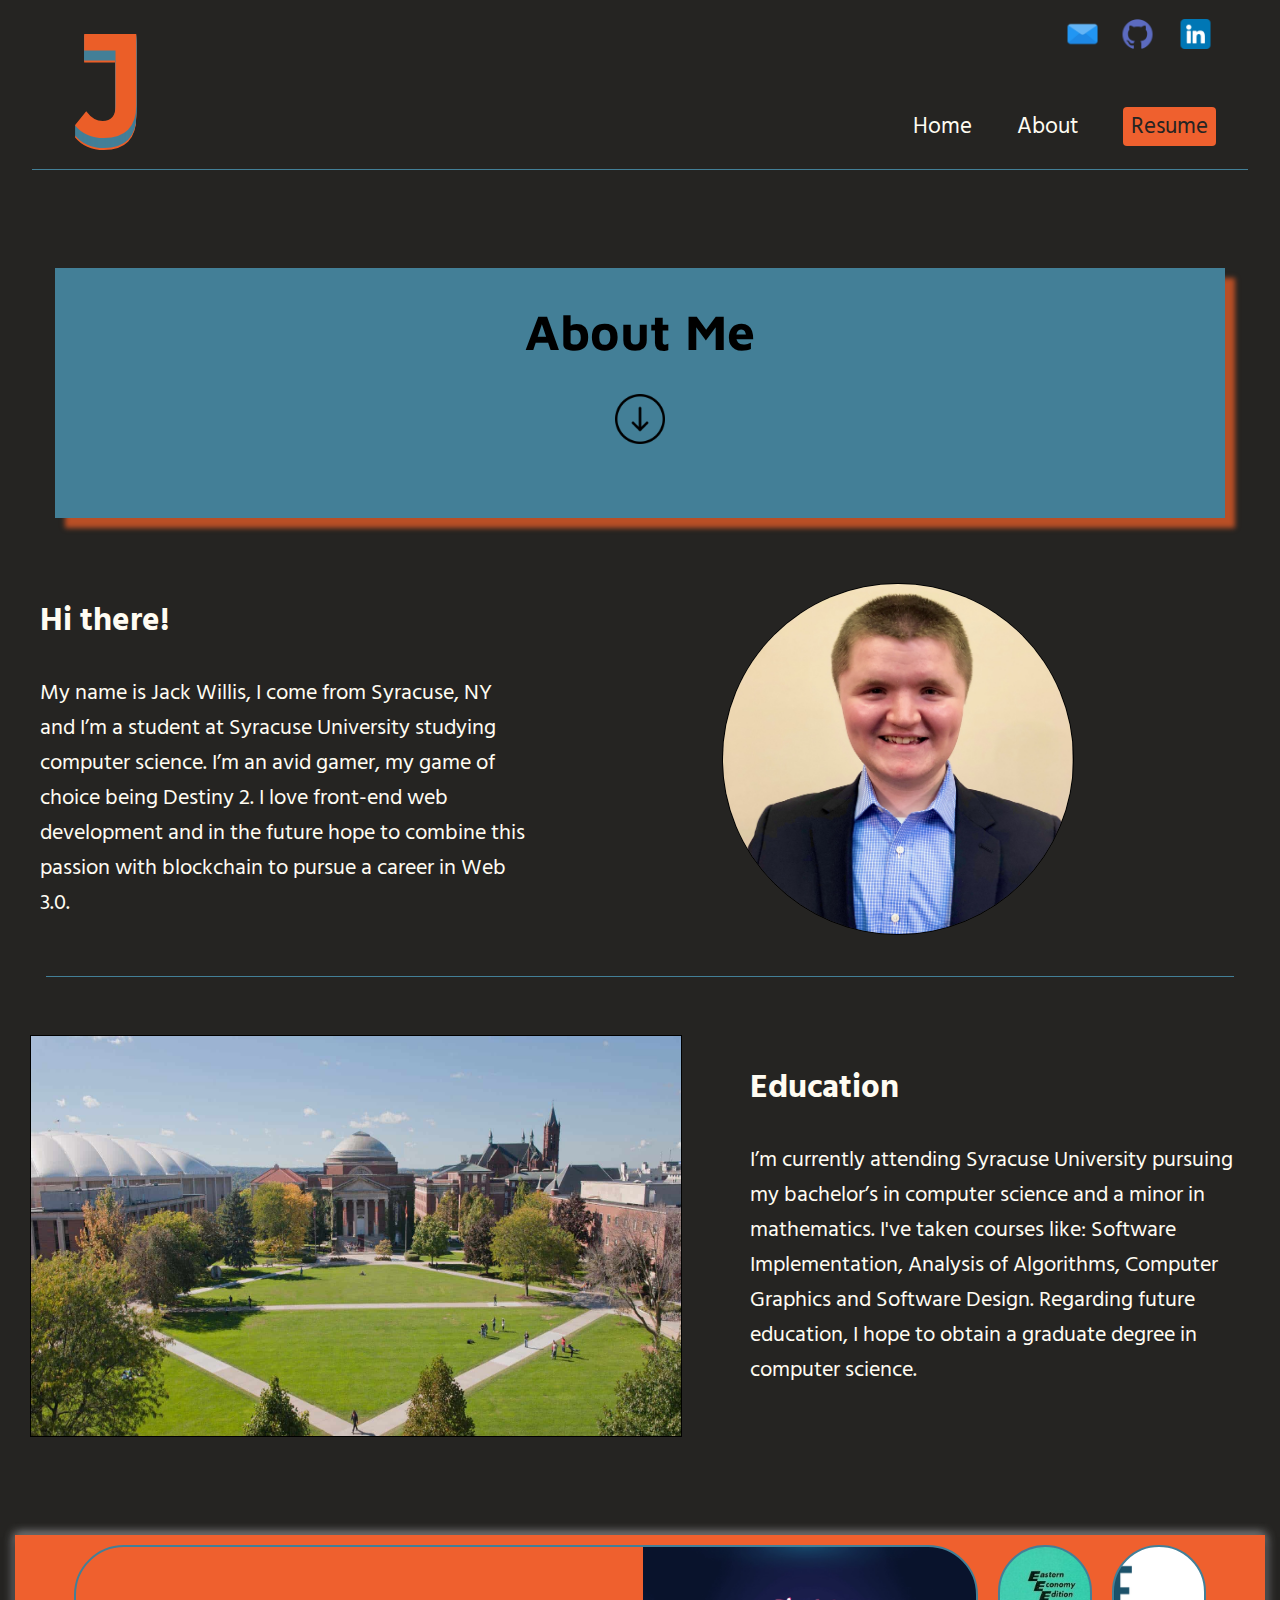
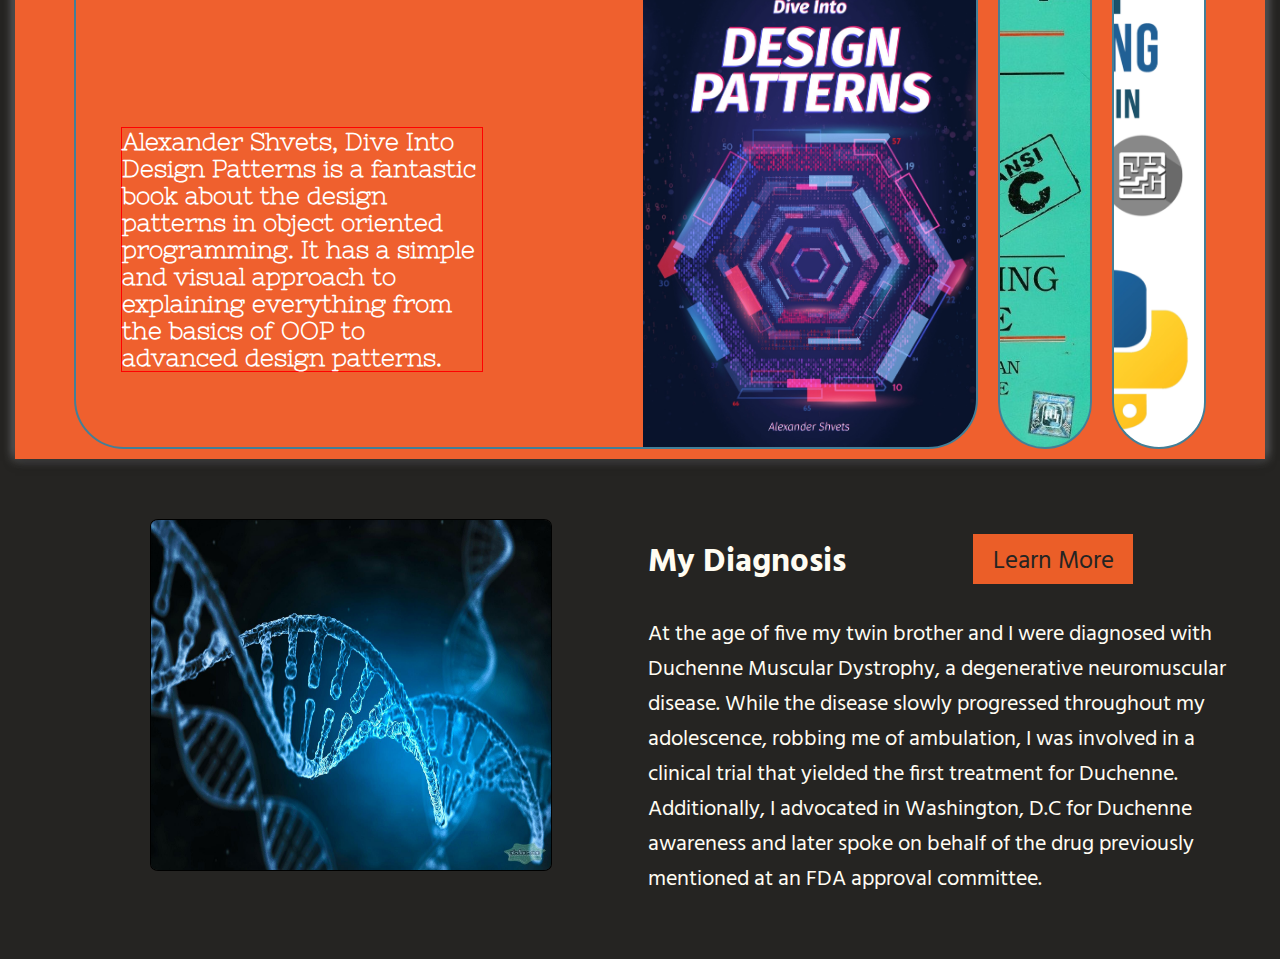
<file: about.html>
<!DOCTYPE html>
<html lang="en">

<head>
    <meta charset="UTF-8">
    <meta http-equiv="X-UA-Compatible" content="IE=edge">
    <meta name="viewport" content="width=device-width, initial-scale=1.0">
    <link rel="stylesheet" href="styles.css">
    <title>Jack's Website - About</title>
    <style>
        body {
            background-color: #252422;
        }
    </style>
</head>

<body>
    <div class="logo">
        <a href="index.html" style="color: #EB5E28"><span class="logo-text">J</span></a>
    </div>
    <div class="social-menu">
        <ul class="social-icons">
            <li id="email-icon">
                <a href="contact.html">
                    <img src="images/email.png" alt="" width="30" />
                </a>
            </li>
            <li id="github-icon">
                <a href="https://github.com/jackwillis517">
                    <img src="images/github.png" alt="" width="30" />
                </a>
            </li>
            <li id="linkedin-icon">
                <a href="https://www.linkedin.com/in/jack-willis-3b0b18127/">
                    <img src="images/linkedin.png" alt="" width="30" />
                </a>
            </li>
        </ul>
    </div>

    <nav class="navbar">
        <ul class="links">
            <li>
                <a id="link-home-dark" href="index.html">
                    Home
                </a>
            </li>
            <li>
                <a id="link-about-dark" href="about.html">
                    About
                </a>
            </li>
            <li>
                <a id="link-resume-dark" href="resume.html">
                    Resume
                </a>
            </li>
        </ul>
        <hr class="blue-hr">
    </nav>

    <div class="about-container flex">
        <div class="banner-1">
            <h1>About Me</h1>
            <img id="arrowDown" src="images/arrowDown.png" alt="" width="50" height="50">
        </div>
    
        <div class="section-1">
            <div id="section-1-text">
                <h2>Hi there!</h2>
                <p>My name is Jack Willis, I come from Syracuse, NY and I’m a student at Syracuse University studying
                computer science. I’m an avid gamer, my game of choice being Destiny 2.
                I love front-end web development and in the future hope to combine this passion with 
                blockchain to pursue a career in Web 3.0.</p>
            </div>
            <div id="section-1-image">
                <img id="smile" src="images/headshot.jpg" alt="" width="350" height="350">
            </div>
        </div>
    
        <hr class="blue-hr">
    
        <div class="section-2">
            <div id="section-2-image">
                <img id="su" src="images/su.jfif" alt="" width="650" height="400">
            </div>
            <div id="section-2-text">
                <h2>Education</h2>
                <p>I’m currently attending Syracuse University pursuing my bachelor’s in computer science and a minor in mathematics. I've 
                taken courses like: Software Implementation, Analysis of Algorithms, Computer Graphics and Software Design. Regarding future education, 
                I hope to obtain a graduate degree in computer science.</p>
            </div>
        </div>
    
        <div class="banner-2">
            
            <div class="cards-container">
                <div class="panel active"
                    style="background-image: url('images/designPatterns.jfif'); background-position: right;">
                    <h3>Alexander Shvets, Dive Into Design Patterns is a fantastic book about the design patterns in object oriented programming. It has a simple and visual approach to explaining everything from the basics of OOP to advanced design patterns.</h3>
                </div>
                <div class="panel"
                    style="background-image: url('images/kr.jfif');  background-position: right; ">
                    <h3>River</h3>
                </div>
                <div class="panel"
                    style="background-image: url('images/pythonbook.png');  background-position: right;">
                    <h3>Wheat Field</h3>
                </div>
                
                
            </div>
        </div>
    
        <div class="section-3">
            <div id="section-3-image">
                <img id="dna" src="images/dna.jfif" alt="" width="400" height="350">
            </div>
            <div id="section-3-text">
                <h2>My Diagnosis</h2>
                <p>At the age of five my twin brother and I were diagnosed with Duchenne Muscular Dystrophy, a degenerative neuromuscular
                disease. While the disease slowly progressed throughout my adolescence, robbing me of ambulation, I was involved in a
                clinical trial that yielded the first treatment for Duchenne. Additionally, I advocated in Washington, D.C for Duchenne
                awareness and later spoke on behalf of the drug previously mentioned at an FDA approval committee.</p>
                <div id="section-3-button">
                    <a id="learn-more-button"href="https://www.parentprojectmd.org/">Learn More</a>
                </div>
            </div>
        </div>
    </div>

    <script src="main.js"></script>
</body>
</html>
</file>
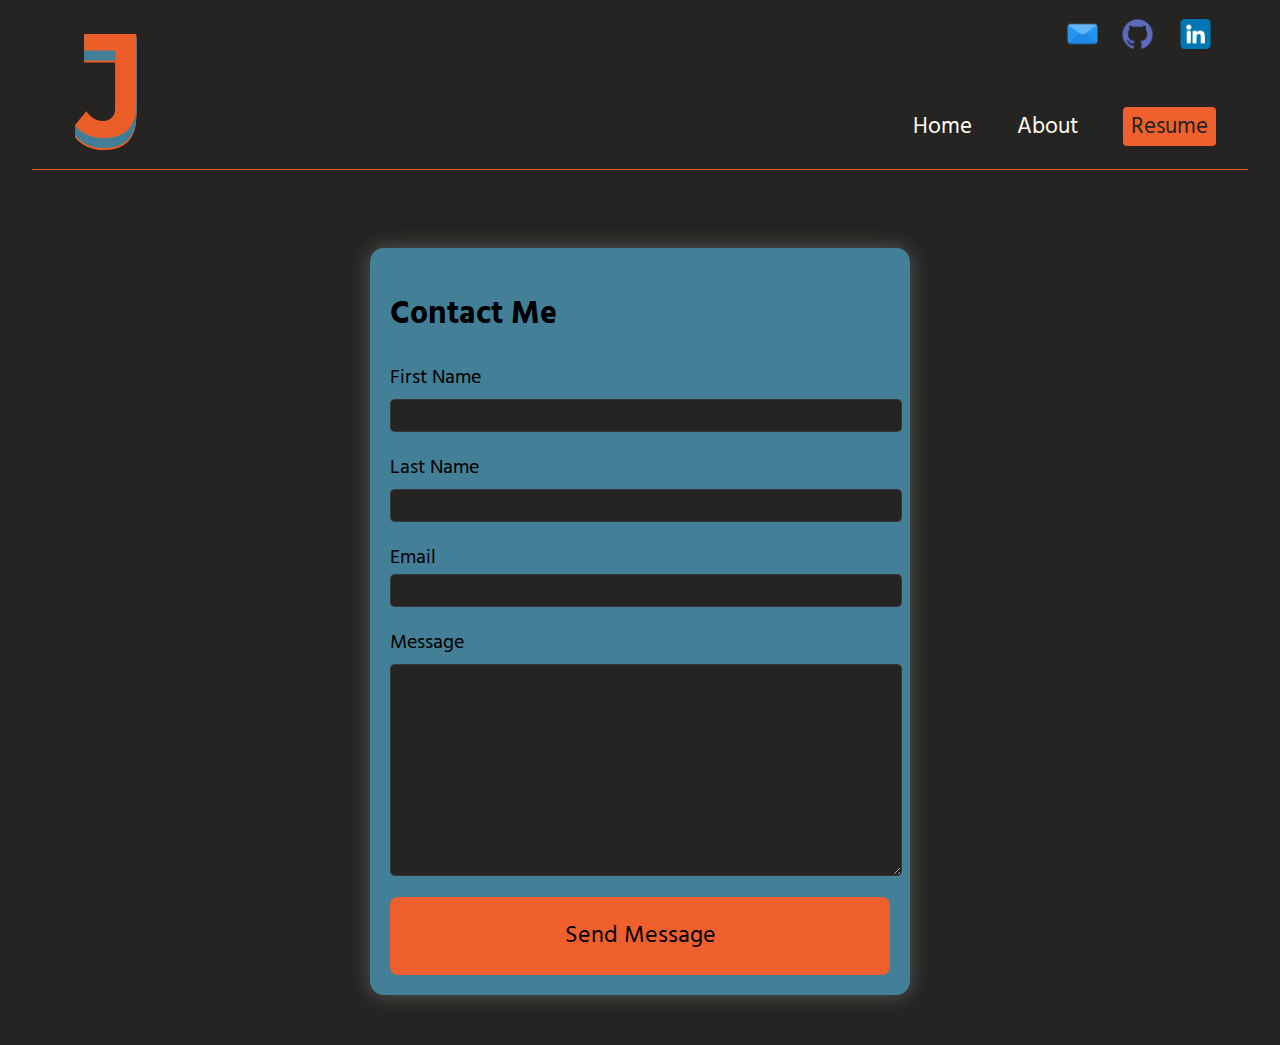
<file: contact.html>
<!DOCTYPE html>
<html lang="en">
<head>
    <meta charset="UTF-8">
    <meta http-equiv="X-UA-Compatible" content="IE=edge">
    <meta name="viewport" content="width=device-width, initial-scale=1.0">
    <link rel="stylesheet" href="styles.css">
    <title>Jack's Website - Contact</title>
    <style>
        body {
            background-color: #252422;
        }
    </style>
</head>

<body>
    <div class="logo">
        <a href="index.html" style="color: #EB5E28"><span class="logo-text">J</span></a>
    </div>
    <div class="social-menu">
        <ul class="social-icons">
            <li id="email-icon">
                <a href="contact.html">
                    <img src="images/email.png" alt="" width="30" />
                </a>
            </li>
            <li id="github-icon">
                <a href="https://github.com/jackwillis517">
                    <img src="images/github.png" alt="" width="30" />
                </a>
            </li>
            <li id="linkedin-icon">
                <a href="https://www.linkedin.com/in/jack-willis-3b0b18127/">
                    <img src="images/linkedin.png" alt="" width="30" />
                </a>
            </li>
        </ul>
    </div>

    <nav class="navbar">
        <ul class="links">
            <li>
                <a id="link-home-dark" href="index.html">
                    Home
                </a>
            </li>
            <li>
                <a id="link-about-dark" href="about.html">
                    About
                </a>
            </li>
            <li>
                <a id="link-resume-dark" href="resume.html">
                    Resume
                </a>
            </li>
        </ul>
        <hr class="orange-hr">
    </nav>

    <div class="contact-body">
        <section class="contact-section">
            <div class="contact-container">
                <form action="https://formspree.io/f/xoqrqogq" method="POST" id="my-form">
                    <h1>Contact Me</h1>
                    <div class="form-group">
                        <label for="firstName">First Name</label>
                        <input type="text" id="firstName" name="firstName">
                    </div>
    
                    <div class="form-group">
                        <label for="lastName">Last Name</label>
                        <input type="text" id="lastName" name="lastName">
                    </div>
                    <div class="form-group">
                        <label for="email">Email</label>
                        <input type="email" id="email" name="email">
                    </div>
                    <div class="form-group">
                        <label for="message">Message</label>
                        <textarea name="message" id="message" cols="30" rows="10"></textarea>
                    </div>

                    <button type="submit">Send Message</button>
                </form>
    
            </div>
            <div id="status"></div>
        </section>
    </div>
    

    <script src="main.js"></script>
</body>

</html>
</file>
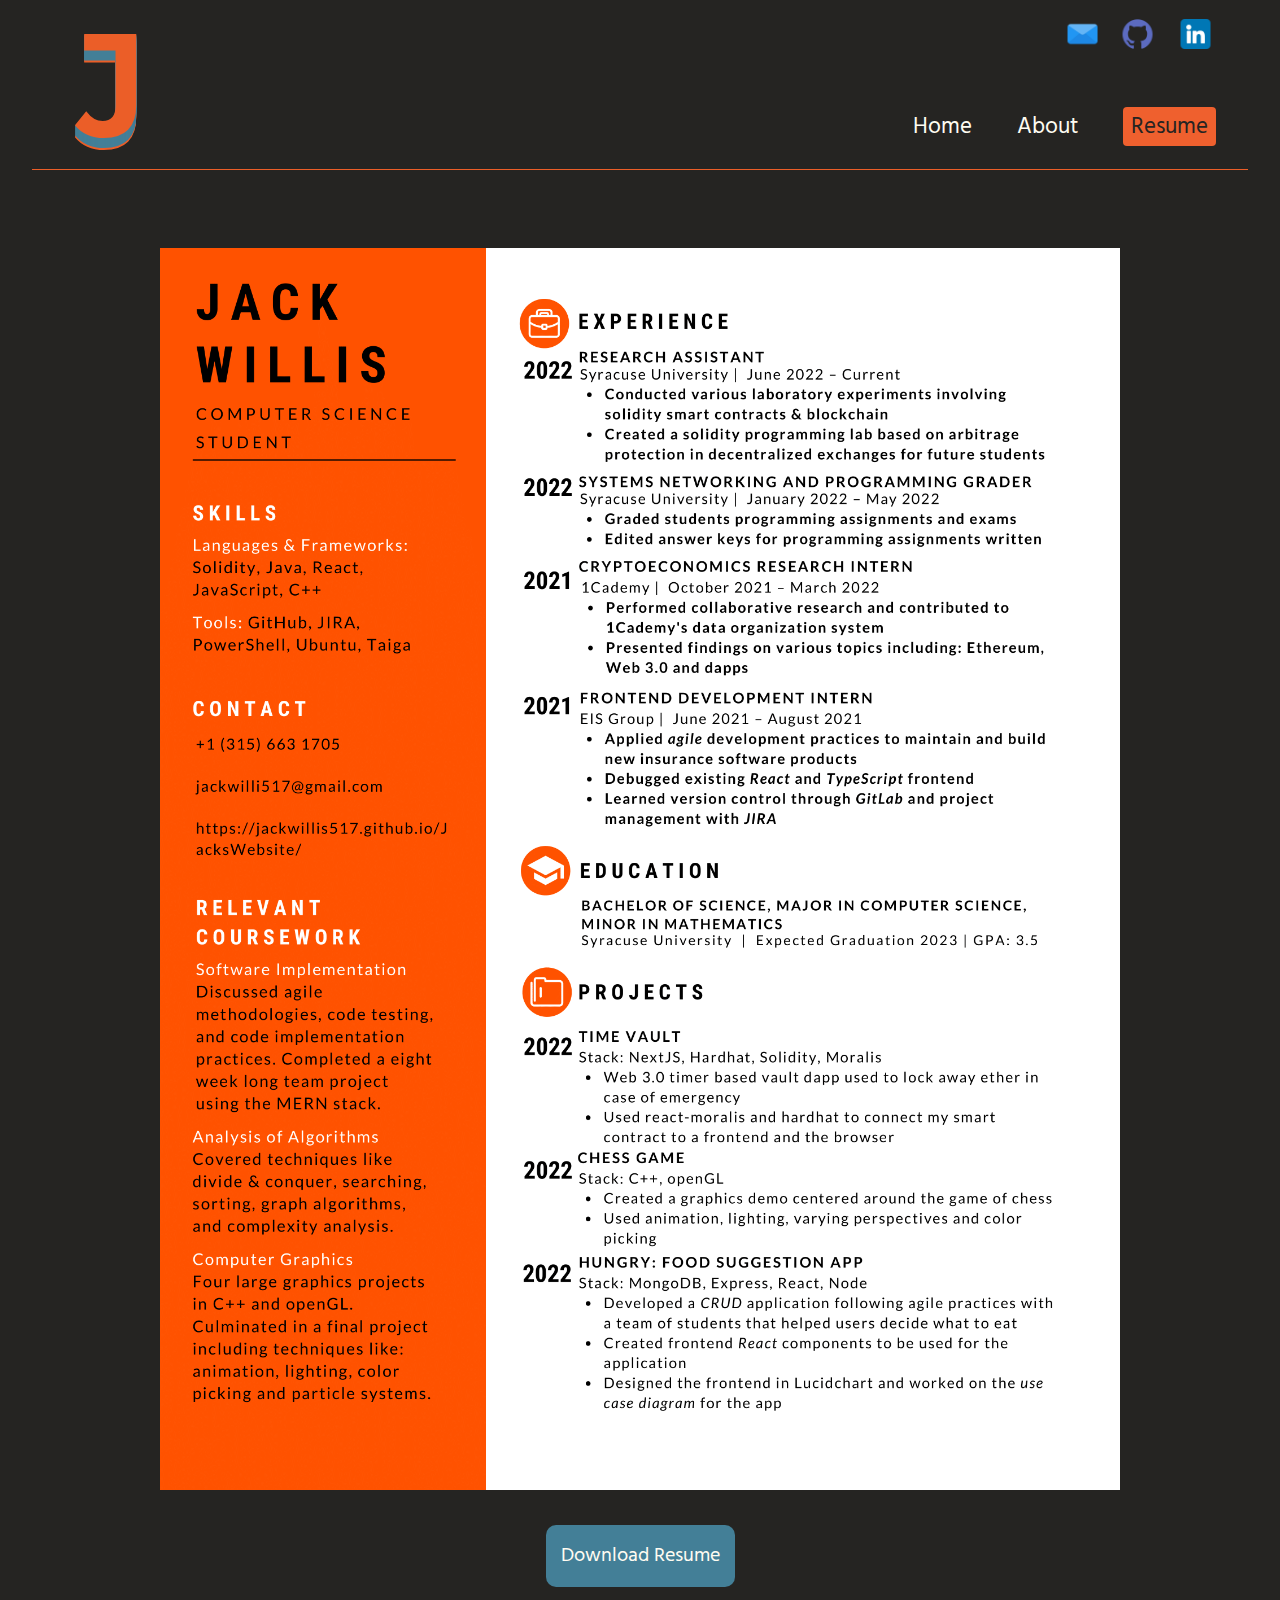
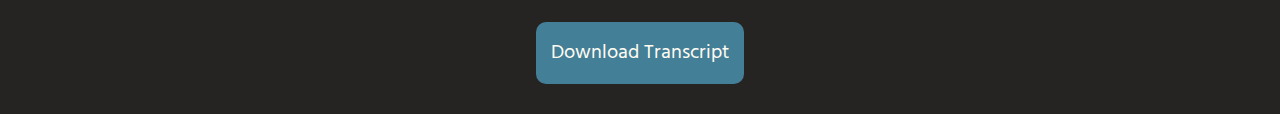
<file: resume.html>
<!DOCTYPE html>
<html lang="en">

<head>
    <meta charset="UTF-8">
    <meta http-equiv="X-UA-Compatible" content="IE=edge">
    <meta name="viewport" content="width=device-width, initial-scale=1.0">
    <link rel="stylesheet" href="styles.css">
    <title>Jack's Website - Resume</title>
    <style>
        body {
            background-color: #252422;
        }
    </style>
</head>

<body>
    <div class="logo">
        <a href="index.html" style="color: #EB5E28"><span class="logo-text">J</span></a>
    </div>
    <div class="social-menu">
        <ul class="social-icons">
            <li id="email-icon">
                <a href="contact.html">
                    <img src="images/email.png" alt="" width="30" />
                </a>
            </li>
            <li id="github-icon">
                <a href="https://github.com/jackwillis517">
                    <img src="images/github.png" alt="" width="30" />
                </a>
            </li>
            <li id="linkedin-icon">
                <a href="https://www.linkedin.com/in/jack-willis-3b0b18127/">
                    <img src="images/linkedin.png" alt="" width="30" />
                </a>
            </li>
        </ul>
    </div>

    <nav class="navbar">
        <ul class="links">
            <li>
                <a id="link-home-dark" href="index.html">
                    Home
                </a>
            </li>
            <li>
                <a id="link-about-dark" href="about.html">
                    About
                </a>
            </li>
            <li>
                <a id="link-resume-dark" href="resume.html">
                    Resume
                </a>
            </li>
        </ul>
        <hr class="orange-hr">
    </nav>

    <div class="resume-container">
        <div class="resume-body">
            <img src="images/Resume.png" width="75%" height="75%">
        </div>
        <div class="resume-download-button">
            <a href="downloads/Resume - Copy.pdf" download>Download Resume</a>
        </div>
        <div class="transcript-download-button">
            <a href="downloads/Transcript - Copy.pdf" download>Download Transcript</a>
        </div> 
    </div>

    <script src="main.js"></script>
</body>

</html>
</file>
<file: styles.css>
@import url("https://fonts.googleapis.com/css2?family=Montserrat+Alternates:wght@500&display=swap");
@import url("https://fonts.googleapis.com/css2?family=Unica+One&display=swap");
@import url("https://fonts.googleapis.com/css2?family=Hind:wght@300&display=swap");
@import url("https://fonts.googleapis.com/css2?family=Megrim&display=swap");
@import url("https://fonts.googleapis.com/css2?family=Maven+Pro&display=swap");
@import url("https://fonts.googleapis.com/css2?family=Nixie+One&display=swap");

* {
  text-decoration: none;
}

body {
  max-width: 1500px; 
  margin: auto;
} 

ul {
  list-style-type: none;
}

.orange-hr {
  border: none;
  height: 1px;
  background: #eb5e28;
  width: 95%;
}

.blue-hr {
  border: none;
  height: 1px;
  background: #437f97;
  width: 95%;
}

/*----------------------------------------------Navigation Bar-----------------------------------------*/
.navbar {
  background-color: transparent;
  position: relative;
  top: -70px;
}

.logo {
  padding-left: 6%;
  text-transform: uppercase;
  font-family: "Montserrat Alternates", sans-serif;
  font-size: 8em;
  font-weight: 700;
  color: #eb5e28;
  text-shadow: 0px 1px 0px #437f97, 0px 2px 0px #437f97, 0px 3px 0px #437f97,
    0px 4px 0px #437f97, 0px 5px 0px #437f97, 0px 6px 0px #437f97,
    0px 7px 0px #437f97, 0px 8px 0px #437f97, 0px 9px 0px #437f97,
    0px 10px 0px #437f97, 0px 11px 0px #eb5e28, 0px 12px 0px #eb5e28;
}

.social-icons {
  background-color: transparent;
  display: flex;
  flex-direction: row;
  justify-content: flex-end;
  position: absolute;
  left: 93.85%;
  transform: translate(-93.85%, -450%);
}

#linkedin-icon {
  padding-left: 25%;
}

.links {
  background-color: transparent;
  display: flex;
  flex-direction: row;
  justify-content: flex-end;
  padding-right: 5%;
  font-size: 23px;
  font-family: "Hind", sans-serif;
}
/* Dark Theme Navbar */
#link-home-dark {
  background-color: transparent;
  padding-right: 45px;
  padding-left: 30px;
  color: #fffcf2;
}

#link-home-dark:hover {
  color: #437f97;
}

#link-about-dark {
  padding-right: 45px;
  color: #fffcf2;
}

#link-about-dark:hover {
  color: #437f97;
}

#link-resume-dark {
  color: #252422;
  padding-right: 8px;
  padding-left: 8px;
  padding-top: 2px;
  background-color: #ef602e;
  border-radius: 4px;
  transition: 0.5s ease background-color;
}

#link-resume-dark:hover {
  padding-right: 8px;
  padding-left: 8px;
  padding-top: 2px;
  color: #fffcf2;
  background-color: #437f97;
  transition: 0.5s ease background-color;
}
/* Light Theme Navbar */
#link-home-light {
  background-color: transparent;
  padding-right: 45px;
  padding-left: 30px;
  color: #252422;
}

#link-home-light:hover {
  color: #ef602e;
}

#link-about-light {
  padding-right: 45px;
  color: #252422;
}

#link-about-light:hover {
  color: #ef602e;
}

#link-resume-light {
  color: #252422;
  padding-right: 8px;
  padding-left: 8px;
  padding-top: 2px;
  background-color: #437f97;
  border-radius: 4px;
}

#link-resume-light:hover {
  padding-right: 8px;
  padding-left: 8px;
  padding-top: 2px;
  color: #fffcf2;
  background-color: #ef602e;
}
/*------------------------------------------------------------------------------------------------------*/

/*---------------------------------------------Home-Page------------------------------------------------*/
:root {
  --bg-color: hsl(49 37% 94%);
  --typewriterSpeed: 2s;
  --typewriterCharacters: 24;
}

.home-h1 {
  background-color: transparent;
  font-size: clamp(1rem, 3vw + 1rem, 4rem);
  position: relative;
  font-family: "Hind", sans-serif;
  position: relative;
  width: max-content;
  color: #fffcf2;
  padding: 0;
}

.home-container {
  /* border: 2px solid green; */
  margin-top: -100px;
  margin-left: 16%;
  margin-right: auto;
  width: 950px;
  background-color: transparent;
  /* border: green 2px solid; */
}

.home-h1::before,
.home-h1::after {
  background-color: transparent;
  content: "";
  position: absolute;
  top: 0;
  right: 0;
  bottom: 0;
  left: 0;
}

.home-h1::before {
  background-color: transparent;
  background: #252422;
  animation: typewriter var(--typewriterSpeed)
    steps(var(--typewriterCharacters)) 1s forwards;
}

.home-h1::after {
  background-color: transparent;
  width: 0.125em;
  background: black;
  animation: typewriter var(--typewriterSpeed)
      steps(var(--typewriterCharacters)) 1s forwards,
    blink 750ms steps(var(--typewriterCharacters)) infinite;
}

.home-subtitle {
  background-color: transparent;
  color: #ccc5b9;
  font-family: "Hind", sans-serif;
  font-size: 2rem;
  font-weight: 400;
  opacity: 0;
  transform: translateY(3rem);
  animation: fadeInUp 1s ease calc(var(--typewriterSpeed) + 2s) forwards;
}

@keyframes typewriter {
  to {
    left: 100%;
  }
}

@keyframes blink {
  to {
    background: transparent;
  }
}

@keyframes fadeInUp {
  to {
    opacity: 1;
    transform: translateY(0);
  }
}

.subcontainers {
  display: flex;
  flex-direction: row;
  background-color: transparent;
}

.helloWorld-subcontainer {
  border: 1px solid #eb5e28;
  border-radius: 5px;
  margin-top: 15%;
  margin-right: 5%;
  padding-bottom: 5%;
  padding-right: 15px;
  padding-left: 15px;
  background: #403d39;
  width: 70%;
}

.helloWorld-subcontainer h1 {
  background-color: #403d39;
  color: #fffcf2;
  font-family: "Maven Pro", sans-serif;
  font-size: 34px;
}

.helloWorld-subcontainer p {
  background-color: #403d39;
  color: #ccc5b9;
  font-family: "Hind", sans-serif;
  line-height: 0.75cm;
  font-size: 20px;
  padding-bottom: 2%;
}

@keyframes pulse {
  from { transform: scale(1); }
  50% { transform: scale(0.85); }
  to { transform: scale(1); }
}

.contact-me {
  display: flex;
  flex-direction: row;
  justify-content: center;
  background-color: #437f97;
  border-radius: 4px;
  color: #fffcf2;
  font-family: "Hind", sans-serif;
  line-height: 0.75cm;
  font-size: 22px;
  padding: 12px 24px 12px 24px;
  margin-left: auto;
  margin-right: auto;
  margin-top: 13%;
  width: 120px;
  animation-name: pulse;
  animation-duration: 3.5s;
  animation-iteration-count: infinite;
  box-shadow: 1px 3px 5px 5px rgba(74,69,69,0.75);
-webkit-box-shadow: 1px 3px 5px 5px rgba(74,69,69,0.75);
-moz-box-shadow: 1px 3px 5px 5px rgba(74,69,69,0.75);
}



.projects-me {
  display: flex;
  flex-direction: row;
  justify-content: center;
  background-color: #437f97;
  border-radius: 4px;
  color: #fffcf2;
  font-family: "Hind", sans-serif;
  line-height: 0.75cm;
  font-size: 24px;
  padding: 12px 24px 12px 24px;
  margin-left: auto;
  margin-right: auto;
  width: 75px;
  animation-name: pulse;
  animation-duration: 3s;
  animation-iteration-count: infinite;
  box-shadow: 1px 3px 5px 5px rgba(74,69,69,0.75);
-webkit-box-shadow: 1px 3px 5px 5px rgba(74,69,69,0.75);
-moz-box-shadow: 1px 3px 5px 5px rgba(74,69,69,0.75);
}

.contact-me:hover {
  background-color: #ef602e;
  color: #252422;
  animation-name: unset;
}

.projects-me:hover {
  background-color: #ef602e;
  color: #252422;
  animation-name: unset;
}

.technologies-subcontainer {
  border-radius: 5px;
  margin-top: 15%;
  padding-bottom: 5%;
  padding-left: 15px;
  background: #403d39;
  border: 1px solid #eb5e28;
  width: 70%;
}

.technologies-subcontainer h1 {
  background-color: #403d39;
  color: #fffcf2;
  font-family: "Maven Pro", sans-serif;
  font-size: 34px;
}

.technologies-subcontainer p {
  background-color: #403d39;
  color: #ccc5b9;
  font-family: "Hind", sans-serif;
  line-height: 0.75cm;
  font-size: 20px;
}
/*------------------------------------------------------------------------------------------------------*/

/*---------------------------------------------About-Page------------------------------------------------*/

.about-container {
  width: 1250px;
  margin-right: auto;
  margin-left: auto;
  display: flex;
  flex-direction: column;
  justify-content: center;
  color: #fffcf2;
}

.banner-1 {
  background: #437f97;
  height: 250px;
  margin-left: 40px;
  margin-right: 40px;
  margin-top: 20px;
  font-family: "Maven Pro", sans-serif;
  font-size: 25px;
  text-align: center;
  box-shadow: 10px 10px 5px 0px rgba(235,94,40,0.75);
-webkit-box-shadow: 10px 10px 5px 0px rgba(235,94,40,0.75);
-moz-box-shadow: 10px 10px 5px 0px rgba(235,94,40,0.75);
color: black;
}

.section-1 {
  height: 400px;
  font-family: "Hind", sans-serif;
  display: flex;
  flex-direction: row;
  margin-top: 50px;
}

#section-1-text {
  width: 40%;
  font-size: 22px;
  padding-left: 2%;
}
#section-1-image {
  width: 60%;
  text-align: center;
}
#smile {
  border-radius: 50%;
  margin-top: 2%;
  border: 1px solid black;
}

.section-2 {
  height: 500px;
  font-family: "Hind", sans-serif;
  display: flex;
  flex-direction: row;
  margin-top: 50px;
}

#section-2-text {
  width: 40%;
  font-size: 22px;
  padding-right: 2%;
}
#section-2-image {
  width: 60%;
}
#su {
  margin-left: 2%;
  border: 1px solid black;
}

.banner-2 {
  background: #ef602e;
  height: 250px;
  font-family: "Nixie One", cursive;
  font-size: 25px;
  box-shadow: 0px 2px 10px rgb(15, 15, 16), 0px -1px 10px rgb(229, 229, 230);
}

.section-3 {
  /* border: 2px solid red; */
  height: 450px;
  font-family: "Hind", sans-serif;
  display: flex;
  flex-direction: row;
  margin-top: 50px;
}

#section-3-text {
  width: 70%;
  font-size: 22px;
  padding-right: 2%;
}
#section-3-image {
  width: 60%;
  padding-left: 10%;
}
#section-3-button {
  justify-content: center;
  background-color: #eb5e28;
  font-family: "Hind", sans-serif;
  line-height: 1cm;
  font-size: 25px;
  padding-left: 5px;
  padding-top: 10px;
  padding-right: 5px;
  margin-top: -65%;
  margin-left: 55%;
  margin-right: auto;
  width: 150px;
  height: 40px;
  text-align: center;
}
#learn-more-button {
  color: #252422;
}
#learn-more-button:hover {
  color: #fffcf2;
}
#section-3-button:hover {
  background: #ef233c;
  box-shadow: 0px 2px 5px rgb(15, 15, 16), 0px -1px 5px rgb(229, 229, 230);
}
#dna {
  margin-left: 2%;
  margin-top: 2%;
  border: 1px solid black;
  border-radius: 2%;
}

/*------------------------------------------------------------------------------------------------------*/

/*---------------------------------------------Resume-Page------------------------------------------------*/



.resume-body h2 {
  color: #fffcf2;
  padding-left: 5%;
  padding-top: 5%;
}

.workDates {
  white-space: normal;
}

.resume-body hr {
  width: 100px;
  margin-left: 5%;
}
#phone {
  color: #ccc5b9;
  text-align: center;
  margin: 0%;
}

#email {
  color: #ccc5b9;
  text-align: center;
  margin: 0%;
}

.objective-body {
  color: #fffcf2;
  padding-left: 5%;
  font-size: 18px;
}

.education-body {
  color: #fffcf2;
  padding-left: 5%;
  text-align: left;
}

.education-body h3 {
  color: #fffcf2;
  font-size: 18px;
}

.education-body h4 {
  color: #ccc5b9;

  font-size: 17px;
}

.education-body ul {
  list-style-type: disc;
}

.education-body li {
  font-size: 16px;
}

.experience-body h3 {
  color: #fffcf2;
  padding-left: 5%;
  font-size: 18px;
}

.experience-body h4 {
  color: #ccc5b9;
  padding-left: 5%;
  line-height: 0.25cm;
  font-size: 17px;
}

.experience-body p {
  color: #fffcf2;
  padding-left: 5%;
  font-size: 16px;
}

.skills-body p {
  color: #fffcf2;
  padding-left: 5%;
  font-size: 16px;
}

.navmenu {
  background-color: transparent;
  position: absolute;
  top: 50%;
  transform: translateY(-50%);
}

.navmenu ul {
  padding-left: 40px;
  position: relative;
}

.navmenu ul::after {
  content: "";
  position: absolute;
  width: 2px;
  height: calc(100% - 105px);
  left: 30px;
  top: 0;
  background: #eb5e28;
  z-index: -1;
  margin-top: 50px;
}

.navmenu ul li {
  padding: 50px 0px;
  padding-left: 20px;
}

.navmenu ul li a {
  text-decoration: none;
  position: relative;
  color: #437f97;
  font-size: 18px;
  line-height: 1rem;
  font-weight: 500;
  font-family: "Hind", sans-serif;
}

.navmenu ul li a::before {
  content: "";
  position: absolute;
  background: #252422;
  width: 18px;
  height: 18px;
  left: -42px;
  top: 50%;
  transform: translateY(-50%);
  border-radius: 50px;
  border: 4px solid #eb5e28;
  transition: background 250ms;
}

.navmenu ul li a.active {
  font-weight: 700;
}

.navmenu ul li a.active::before {
  background: #eb5e28;
}

.mobileMenu {
  visibility: hidden;
}

.mobileLogo {
  visibility: hidden;
}

.languages-row-1 {
  /* border: 2px solid orangered; */
  margin-right: auto;
  margin-left: auto;
  display: flex;
  flex-direction: row;
  justify-content: center;
}

.languages-row-2 {
  /* border: 2px solid blue; */
  margin-top: 10%;
  margin-right: auto;
  margin-left: auto;
  display: flex;
  flex-direction: row;
  justify-content: center;
}

#python {
  margin-right: 5%;
}

#java {
  margin-right: 5%;
}

#c {
  margin-right: 5%;
}

.banner-2 {
  box-sizing: border-box;
  display: flex;
  align-items: center;
  justify-content: center;
  overflow: hidden;
  margin: 0;
  height: 1%;
}

.cards-container {
  display: flex;
  width: 90vw;
}

.panel {
  border: solid 2px #437f97;
  background-size: auto 100%;
  background-position: center;
  background-repeat: no-repeat;
  height: 500px;
  border-radius: 50px;
  color: #fff;
  cursor: pointer;
  flex: 0.5;
  margin: 10px;
  position: relative;
  transition: flex 0.7s ease-in;
}

.panel h3 {
  border: solid 1px red;
  font-size: 24px;
  width: 40%;
  position: relative;
  /* bottom: 20px;
    left: 20px; */
  margin: 0;
  margin-top: 20%;
  margin-left: 5%;
  opacity: 0;
}

.panel.active {
  flex: 5;
}

.panel.active h3 {
  opacity: 1;
  transition: opacity 0.3s ease-in 0.4s;
}

@media (max-width: 600px) {
  .cards-container {
    width: 100vh;
  }

  /* When the display is less then 600px make the last two cards disappear */
  .panel:nth-of-type(4),
  .panel:nth-of-type(5) {
    display: none;
  }
}

.resume-container{
  display: flex;
  flex-direction: column;
  justify-content: center;
}

.resume-body{
  display: flex;
  justify-content: center;
}

.resume-container a{
  color: #fffcf2;
  font-family: "Hind", sans-serif;
  border-radius: 10px;
  background-color: #437f97;
  font-size: 20px;
  padding: 15px;
}

.resume-container a:hover{
  transform: scale(95%);
  background-color: #EB5E28;
}

.resume-download-button{
  display: flex;
  align-self: center;
  margin: 35px;
}

.resume-download-button:hover{
  transform: scale(98%);
  box-shadow: none;
  background-color: #EB5E28;
}

.transcript-download-button{
  display: flex;
  align-self: center;
  margin-bottom: 30px;
}

@media (max-width: 800px) {
  .cards-container {
    width: 100vh;
  }

  /* When the display is less then 600px make the last two cards disappear */
  .panel:nth-of-type(4),
  .panel:nth-of-type(5) {
    display: none;
  }
}

/*------------------------------------------------------------------------------------------------------*/

/*---------------------------------------------Portfolio-Page------------------------------------------------*/
 .portfolio-container{
  display: flex;
  flex-direction: column;
  font-family: "Hind", sans-serif;
 }

 .portfolio-subcontainer{
  display: flex;
  flex-direction: row;
  align-items-center;
  justify-content: center;
  padding-bottom: 20px;
  margin-left: 40px;
  margin-right: 40px;
  margin-top: 40px;
  background: rgba(255, 255, 255, 0.05);
  border-radius: 16px;
  backdrop-filter: blur(5px);
  border: 1px solid rgba(255, 255, 255, 0.3);
  color: white;
 }

 .portfolio-subcontainer:hover{
  box-shadow: 3px -1px 23px 12px rgba(84,79,79,0.23);
  -webkit-box-shadow: 3px -1px 23px 12px rgba(84,79,79,0.23);
  -moz-box-shadow: 3px -1px 23px 12px rgba(84,79,79,0.23);
}

 .portfolio-subcontainer-left{
  display: flex;
  padding: 25px;
  margin-left: 40px;
 }

 .portfolio-subcontainer-left img {
  display: flex;
  flex-direction: column;
 }

 .portfolio-subcontainer-right{
  display: flex;
  flex-direction: column;
  justify-content: center;
  margin-left: 20px;
 }

 .portfolio-subcontainer-right-stack{
  display: flex;
  flex-direction: row;
  margin-bottom: 15px;
 }
 
 .stack-img{
  margin-left: 15px;
  margin-top: 10px;
 }

 .stack-img-react{
  margin-top: 10px;
 }

 #github-icon{
  margin-left: 25px;
 }

 .portfolio-subcontainer-right-text{
  display: flex;
  flex-direction: column;
  margin-right: 40px;
  max-width: 1400px;
 }

 .portfolio-subcontainer-right-buttons a{
  border-radius: 10px;
  padding: 5px;
  font-size: 20px;
  font-family: "Hind", sans-serif;
  background-color: #EB5E28;
  border: none; 
  margin-right: 15px;
  color: black;
 }

 .portfolio-subcontainer-right-buttons a:hover{
  transform: scale(98%);
  box-shadow: none;
  background-color: #437f97;
 }

 @media screen and (max-width: 1024px) {
  .portfolio-subcontainer {
    display: flex;
    flex-direction: column;
  }

  .stack-img{
    margin-right: 25px;
   }

   .stack-img-react{
    margin-left: 15px;
   }

  .portfolio-subcontainer-left img {
    display: flex;
    width: auto;
    height: auto;
    max-height: 250px;
    max-width: 250px;
    position: center;
  }

  .portfolio-subcontainer-right{
    margin-left: 0px;
   }

   .portfolio-subcontainer-right-stack{
    display: flex;
    flex-direction: column;
    margin-bottom: 50px;
    align-self: center;
   }

   .portfolio-subcontainer-right-text{
    padding-left: 35px;
   }

   .portfolio-subcontainer-right-buttons{
    align-self: center;
   }

  .portfolio-subcontainer-left {
    margin: auto;
  }
 }


/*------------------------------------------------------------------------------------------------------*/

/*---------------------------------------------Contact-Page------------------------------------------------*/
.contact-body {
  padding: 0;
  margin: 0;
  box-sizing: border-box;
}

.contact-section {
  height: 50%;
  width: 100%;
  display: flex;
  align-items: center;
  justify-content: center;
  flex-direction: column;
}

.contact-container {
  padding: 20px;
  margin: 0 auto;
  height: auto;
  font-family: "Hind", sans-serif;
  width: 90%;
  max-width: 500px;
  box-shadow: 0px 0px 20px rgb(90, 89, 87);
  background-color: #437f97;
  border-radius: 14px;
  margin-bottom: 20px;
}

.form-group {
  width: 100%;
  margin-top: 20px;
  font-size: 20px;
}

.form-group input,
.form-group textarea {
  width: 100%;
  padding: 5px;
  font-size: 18px;
  border: 1px solid rgba(128, 128, 128, 0.199);
  margin-top: 5px;
  border-radius: 5px;
  background-color: #252422;
  color: #fffcf2;
}

textarea {
  resize: vertical;
  max-height: 425px;
}

button[type="submit"] {
  width: 100%;
  border: none;
  outline: none;
  padding: 20px;
  font-size: 24px;
  border-radius: 8px;
  font-family: "Hind", sans-serif;
  background-color: #ef602e;
  text-align: center;
  cursor: pointer;
  margin-top: 10px;
  transition: 0.5s ease background-color;
}

button[type="submit"]:hover {
  background-color: #252422;
  color: #fffcf2;
}

#status {
  width: 90%;
  max-width: 500px;
  text-align: center;
  padding: 10px;
  margin: 0 auto;
  border-radius: 8px;
  font-family: "Hind", sans-serif;
}

#status.success {
  background-color: #199e41;
  animation: status 4s ease forwards;
}

#status.error {
  background-color: #f5111c;
  color: #fffcf2;
  animation: status 4s ease forwards;
}

@keyframes status {
  0% {
    opacity: 1;
    pointer-events: all;
  }
  90% {
    opacity: 1;
    pointer-events: all;
  }
  100% {
    opacity: 0;
    pointer-events: none;
  }
}
/*------------------------------------------------------------------------------------------------------*/

/*---------------------------------------------Media Queries & Hamburger Menu------------------------------------------------*/
@media screen and (max-width: 800px) {
  .resume-body {
    margin-left: auto;
    margin-right: auto;
    width: 100%;
  }

  .contact-section {
    height: 40%;
    width: 90%;
    padding-left: 3.5%;
    padding-top: 4%;
  }

  .contact-container {
    padding: 20px;
  }

  .social-menu {
    display: none;
  }

  .technologies-subcontainer {
    display: none;
  }

  .home-h1 {
    display: none;
  }

  .home-container {
    width: 65%;
  }

  .home-subtitle {
    display: none;
  }

  .helloWorld-subcontainer {
    /* border: 2px red solid; */
    display: flex;
    flex-direction: column;
    margin-right: auto;
    margin-left: auto;
    margin-top: 0px;
    width: 100%;
  }

  .contact-me {
    display: none;
  }

  .helloWorld-subcontainer.hide {
    display: none;
  }

  .navbar {
    display: none;
  }

  .logo {
    padding: unset;
    width: 100%;
    position: relative;
    display: flex;
    justify-content: center;
    align-items: center;
    text-transform: uppercase;
    font-family: "Montserrat Alternates", sans-serif;
    font-size: 8em;
    font-weight: 700;
    color: #eb5e28;
    text-shadow: 0px 1px 0px #437f97, 0px 2px 0px #437f97, 0px 3px 0px #437f97,
      0px 4px 0px #437f97, 0px 5px 0px #437f97, 0px 6px 0px #437f97,
      0px 7px 0px #437f97, 0px 8px 0px #437f97, 0px 9px 0px #437f97,
      0px 10px 0px #437f97, 0px 11px 0px #eb5e28, 0px 12px 0px #eb5e28;
  }

  .menu-btn {
    margin-left: -1%;
    position: relative;
    display: flex;
    justify-content: center;
    align-items: center;
    width: 100%;
    height: 80px;
    cursor: pointer;
    transition: all 0.5s ease-in-out;
  }

  .mobileMenu {
    visibility: hidden;
  }

  .mobileMenu.display-nav {
    left: -18px;
    visibility: unset;
    position: relative;
    display: flex;
    justify-content: center;
    align-items: center;
    width: 100%;
    height: 50%;
  }

  .mobileMenu.display-nav li {
    line-height: 400%;
    text-align: center;
    font-family: "Hind", sans-serif;
    color: #fffcf2;
  }
  #link-home-mobile {
    color: #fffcf2;
    font-size: 22px;
  }

  #link-about-mobile {
    color: #fffcf2;
    font-size: 22px;
  }

  #link-resume-mobile {
    color: #fffcf2;
    font-size: 22px;
  }

  #link-projects-mobile {
    color: #fffcf2;
    font-size: 22px;
  }

  .menu-btn_burger {
    width: 50px;
    height: 6px;
    background: #fffcf2;
    border-radius: 5px;
    box-shadow: 0 2px 5px rgba(255, 101, 47, 0.2);
    transition: all 0.5s ease-in-out;
  }

  .menu-btn_burger::before,
  .menu-btn_burger::after {
    content: "";
    position: absolute;
    width: 50px;
    height: 6px;
    background: #fffcf2;
    border-radius: 5px;
    box-shadow: 0 2px 5px rgba(255, 101, 47, 0.2);
    transition: all 0.5s ease-in-out;
  }

  .menu-btn_burger::before {
    transform: translateY(-16px);
  }

  .menu-btn_burger::after {
    transform: translateY(16px);
  }

  /* ANIMATION */
  .menu-btn.open .menu-btn_burger {
    transform: translateX(-50px);
    background: transparent;
    box-shadow: none;
  }
  .menu-btn.open .menu-btn_burger::before {
    transform: rotate(45deg) translate(35px, -35px);
    background: rgb(197, 74, 26);
    background: linear-gradient(
      90deg,
      rgb(197, 74, 26) 2%,
      rgba(235, 94, 40, 1) 53%,
      rgba(250, 131, 52, 1) 91%
    );
    box-shadow: none;
  }

  .menu-btn.open .menu-btn_burger::after {
    transform: rotate(-45deg) translate(35px, 35px);
    background: rgb(250, 131, 52);
    background: linear-gradient(
      90deg,
      rgba(250, 131, 52, 1) 2%,
      rgba(235, 94, 40, 1) 53%,
      rgb(197, 74, 26) 91%
    );
    box-shadow: none;
  }

  .navmenu {
    visibility: hidden;
  }

  .resume-body {
    margin-top: 5%;
    border: none;
  }
}
</file>
